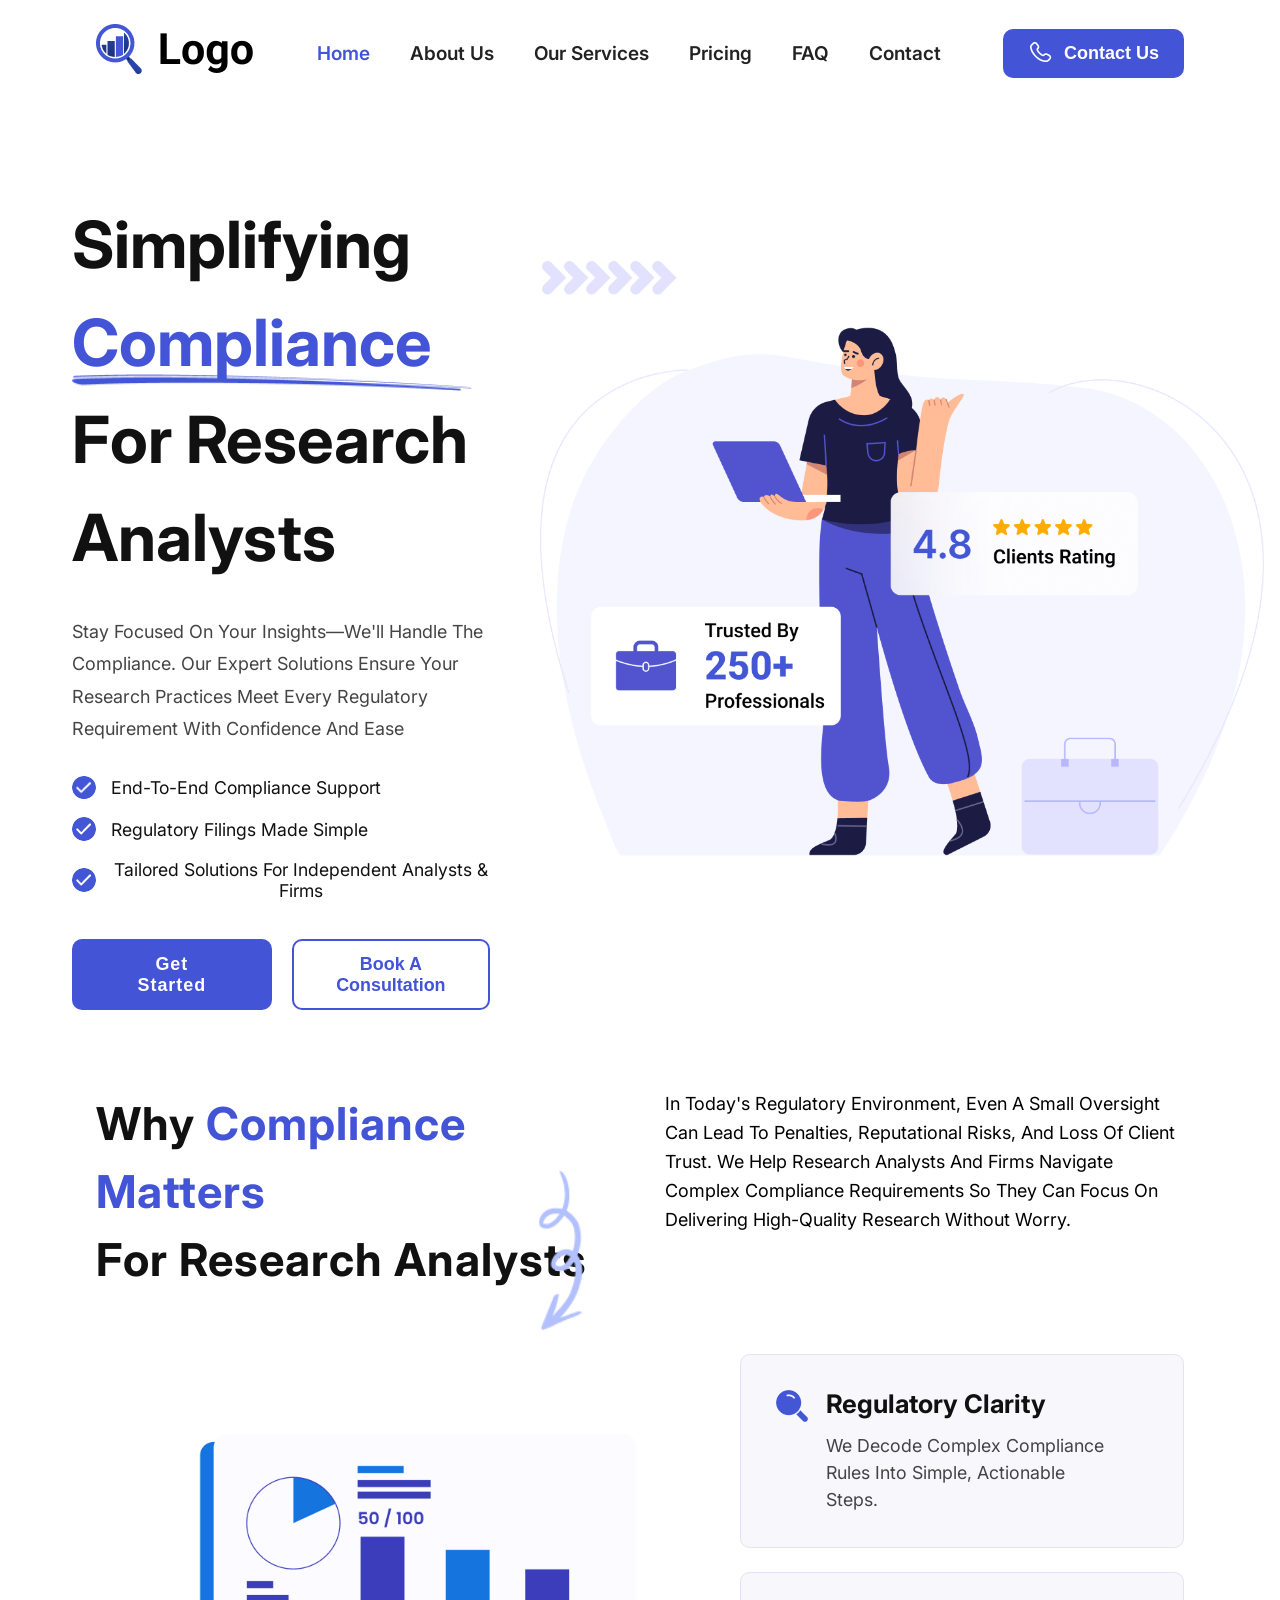
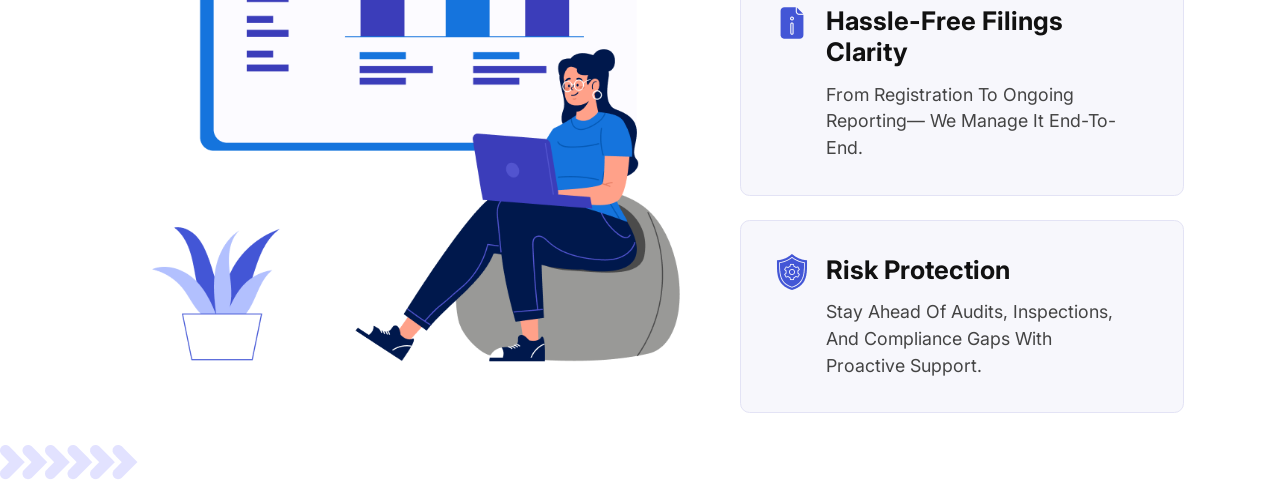
<file: Internship/infotech-wizard-assignment/index.html>
<!DOCTYPE html>
<html lang="en">

<head>

  <meta charset="UTF-8" />

  <meta name="viewport" content="width=device-width, initial-scale=1.0" />

  <title>Compliance Website</title>

  <!-- Google Font -->
  <link rel="preconnect" href="https://fonts.googleapis.com">
  <link rel="preconnect" href="https://fonts.gstatic.com" crossorigin>
  <link href="https://fonts.googleapis.com/css2?family=Inter:wght@400;500;600;700;800&display=swap" rel="stylesheet">

  
  <!-- CSS -->
  <link rel="stylesheet" href="style.css">  
  
</head>

<body>

   <div class="nav-container">
    <header class="navbar container">
 
      <!-- Logo -->
 
      <div class="logo">
 
        <!-- Logo Image Here -->
 
        <div class="logo-image">
          <img src="Assets/Logo.png" alt="">
        </div>
      </div>

      <!-- Navigation -->

      <nav>
        <ul class="nav-links">
 
          <li><a href="#" class="active">Home</a></li>
          <li><a href="#">About Us</a></li>
          <li><a href="#">Our Services</a></li>
          <li><a href="#">Pricing</a></li>
          <li><a href="#">FAQ</a></li>
          <li><a href="#">Contact</a></li>
 
        </ul>
      </nav>
 
      <!-- Button -->
 
      <button class="contact-btn">
 
        <span class="phone-icon">
          <img src="Assets/Contact-icon.png" alt="">
        </span>
 
        <span class="btn-con">Contact Us</span>
 
      </button>
 
      <!-- HAMBURGER (mobile only) -->
 
      <button class="hamburger" id="hamburgerBtn" aria-label="Open menu">
        <img src="Assets/Menu.png" alt="">
      </button>
 
    </header>
  </div>
 
 
  <!-- MOBILE DRAWER OVERLAY -->
 
  <div class="mobile-nav-overlay" id="navOverlay"></div>
 
  <!-- MOBILE DRAWER PANEL -->
 
  <div class="mobile-nav" id="mobileNav">
 
    <div class="mobile-nav-header">
 
      <div class="logo">
        <div class="logo-image">
          <img src="Assets/Logo.png" alt="">
        </div>
      </div>
 
      <button class="mobile-nav-close" id="closeNavBtn" aria-label="Close menu">&#x2715;</button>
 
    </div>
 
    <ul class="mobile-nav-links">
 
      <li class="active"><a href="#"><span class="nav-icon"><img src="Assets/Home.png" alt=""></span> Home</a></li>
      <li><a href="#"><span class="nav-icon"><img src="Assets/AboutUs.png" alt=""></span> About Us</a></li>
      <li><a href="#"><span class="nav-icon"><img src="Assets/Our Services.png" alt=""></span> Our Services</a></li>
      <li><a href="#"><span class="nav-icon"><img src="Assets/Pricing.png" alt=""></span> Pricing</a></li>
      <li><a href="#"><span class="nav-icon"><img src="Assets/FAQ.png" alt=""></span> FAQ</a></li>
      <li><a href="#"><span class="nav-icon"><img src="Assets/Contact.png" alt=""></span> Contact</a></li>
 
    </ul>
    
    <button class="mobile-contact-btn">Contact Us</button>
 
  </div>
 
  <!-- HERO SECTION -->
 
  <section class="hero-section container">
 
    <div class="hero-content">
 
      <!-- <div class="top-arrow"></div> -->
 
      <h1>
 
        Simplifying
 
        <div class="flex">
          <span>Compliance</span>
          <span><img src="Assets/underline-Vector.png" alt=""></span>
        </div>
 
        For Research Analysts
 
      </h1>
 
      <p>
 
        Stay Focused On Your Insights—We'll Handle The Compliance.
        Our Expert Solutions Ensure Your Research Practices Meet Every
        Regulatory Requirement With Confidence And Ease
 
      </p>
 
      <!-- Feature List -->
 
      <div class="feature-list">
 
        <div class="feature-item">
 
          <!-- Check Icon -->
 
          <div class="check-icon"><img src="Assets/check-sign.png" alt=""></div>
 
          <span>End-To-End Compliance Support</span>
 
        </div>
 
        <div class="feature-item">
 
          <!-- Check Icon -->
 
          <div class="check-icon"><img src="Assets/check-sign.png" alt=""></div>
 
          <span>Regulatory Filings Made Simple</span>
 
        </div>
 
        <div class="feature-item">
 
          <!-- Check Icon -->
 
          <div class="check-icon"><img src="Assets/check-sign.png" alt=""></div>
 
          <span>Tailored Solutions For Independent Analysts & Firms</span>
 
        </div>
 
      </div>
 
      <!-- Buttons -->
 
      <div class="hero-buttons">
 
        <button class="primary-btn">
 
          Get Started
 
        </button>
 
 
        <button class="secondary-btn">
 
          Book A Consultation
 
        </button>
 
      </div>
 
    </div>
 
    <!-- RIGHT SIDE -->
 
    <div class="hero-image">
 
      <!-- Main Image -->
 
      <div class="main-image"><img src="Assets/Banner Image.png" alt=""></div>
 
    </div>
 
  </section>
 
  <!-- SECOND SECTION -->
 
  <section class="compliance-section container1">
    <div class="section-top">
 
      <div class="section-heading">
        <div class="">
          <h2>
            Why
            <span>Compliance Matters</span>
            <h2>For Research Analysts</h2>
          </h2>
        </div>
 
        <div class="heading-icon">
          <img class="spring-arrow" src="Assets/Vector2.png" alt="">
        </div>
 
      </div>
      <div class="section-description">
 
        <p>
          In Today's Regulatory Environment, Even A Small Oversight Can Lead
          To Penalties, Reputational Risks, And Loss Of Client Trust.
          We Help Research Analysts And Firms Navigate Complex Compliance
          Requirements So They Can Focus On Delivering High-Quality
          Research Without Worry.
        </p>
 
      </div>
    </div>
 
    <!-- BOTTOM AREA -->
 
    <div class="section-bottom">
 
      <div class="compliance-image">
        <img src="Assets/Section2-Image.png" alt="">
      </div>
 
      <!-- Right Cards -->
 
      <div class="compliance-cards">
 
        <!-- Card 1 -->
 
        <div class="info-card">
 
          <div class="card-row">
 
            <img src="Assets/Regulatory Clarity.png" alt="">
            <div>
 
              <h3>Regulatory Clarity</h3>
 
              <div class="card-content">
                <p>
 
                  We Decode Complex Compliance Rules Into Simple,
                  Actionable Steps.
 
                </p>
              </div>
 
            </div>
 
          </div>
 
        </div>

        <!-- Card 2 -->
 
        <div class="info-card">
          <!-- Card Icon -->
 
          <div class="card-row">
            <img src="Assets/Hassle-Free Filings Clarity.png" alt="">
            <div>
 
              <h3>Hassle-Free Filings Clarity</h3>
 
              <div class="card-content">
 
                <p>
                  From Registration To Ongoing Reporting—
                  We Manage It End-To-End.
                </p>
 
              </div>
 
            </div>
          </div>
        </div>
 
        <!-- Card 3 -->
 
        <div class="info-card">
 
          <div class="card-row">
 
            <img class="card-icon-pos" src="Assets/Risk Protection.png" alt="">
 
            <div>
 
              <h3>Risk Protection</h3>
 
              <div class="card-content">
                <p>
 
                  Stay Ahead Of Audits, Inspections,
                  And Compliance Gaps With Proactive Support.
 
                </p>
 
              </div>
 
            </div>
          </div>
        </div>
 
      </div>
 
    </div>
 
  </section>
 
  <div>
    <img src="Assets/Vector1.png" alt="">
  </div>

    <script src="sricpt.js"></script>

</body>
</html>
</file>
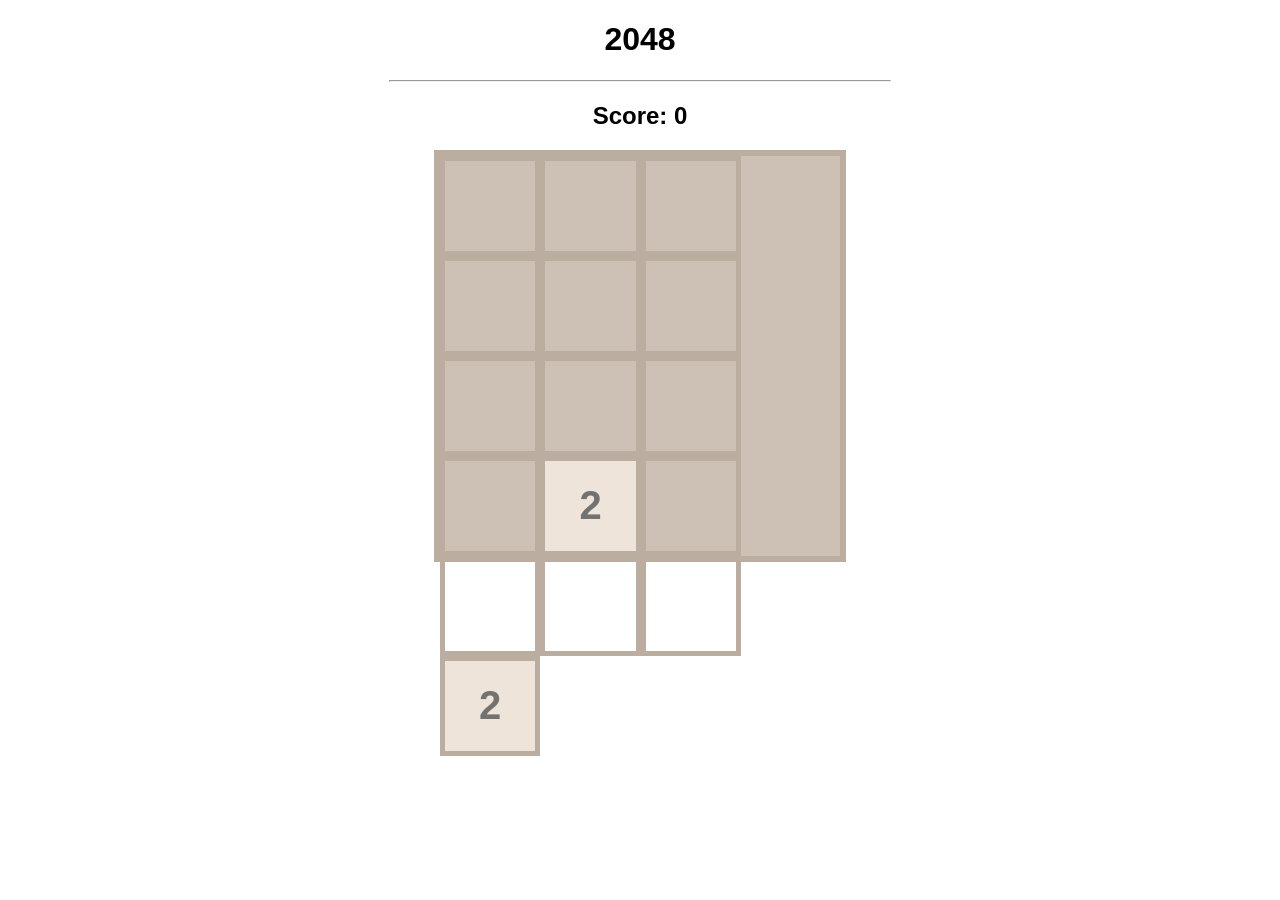
<file: Project_Nikhil/javascript_projects/2048/2048.html>
<!DOCTYPE html>
<html lang="en">

<head>
    <meta charset="UTF-8">
    <meta name="viewport" content="width=device-width, initial-scale=1.0">
    <title>2048 Game</title>
    <link rel="stylesheet" href="2048.css">
</head>

<body>
    <h1>2048</h1>
    <hr>
    <h2>Score: <span id="Score">0</span></h2>
    <div id="board"></div>
    <script src="2048.js"></script>
</body>

</html>
</file>
<file: Internship/infotech-wizard-assignment/style.css>
:root{
  --primary-color: #4354d6;
}

*{
  margin: 0;
  padding: 0;
  box-sizing: border-box;
}

body{
  font-family: "Inter", sans-serif;
  background-color: #ffffff;
  color: #111111;
}


.container{
  justify-content: space-around;
  width: 100%;
  max-width: 100%;
  margin: auto;
}

.container1{
  justify-content: space-around;
  width: 85%;
  max-width: 84.5rem;
  margin: auto;
}


   /* NAVBAR */

.nav-container{
  justify-content: space-around;
  width: 85%;
  max-width: 85.5rem;
  margin: auto;
}

.navbar{
  padding: 1.5rem 0;

  display: flex;
  justify-content: space-between;
  align-items: center;
}

.logo{
  display: flex;
  align-items: center;
  gap: 0.75rem;
}

.logo-image{
  width: 9.919rem;
  height: 3.625rem;

  /* background-color: #dcdcff; */

  /* border-radius: 50%; */
}

.logo h2{
  font-size: 1.563rem;
  font-weight: 800;
}

.nav-links{
  display: flex;
  align-items: center;
  gap: 2.5rem;
  list-style: none;
}

.nav-links a{
  text-decoration: none;
  color: #222;
  font-size: 1.188rem;
  font-weight: 600;
  transition: 0.3s;
}

.nav-links .active,
.nav-links a:hover{
  color: var(--primary-color);
}

.contact-btn{
  padding: 0.625rem 1.563rem;
  border: none;
  border-radius: 0.625rem;
  background-color: var(--primary-color);
  color: white;
  display: flex;
  align-items: center;
  gap: 0.625rem;

  cursor: pointer;
}

.contact-btn:hover{
  background-color: #1a2685;
}

.contact-btn:active{
  background-color: #ffffff;
  color: var(--primary-color);
  border: 0.125rem solid var(--primary-color);
}

.phone-icon img:active{
  
}

.btn-con{
  font-size: 1.125rem;
  font-weight: 600;
}


   /* HERO SECTION */

.hero-section{
  min-height: 90vh;

  display: flex;
  justify-content: space-between;
  align-items: center;

  gap: 3.125rem;
}

.flex{
  display: inline-flex;
  flex-direction: column;
  position: relative;
}
/* LEFT SIDE */

.hero-content{
  margin-left: 4.5rem;
  flex: 1;
}

.top-arrow{
  width: 7.5rem;
  height: 2.5rem;

  background-color: #e5e2ff;

  margin-bottom: 1.5rem;

  border-radius: 0.625rem;
}

.hero-content h1{
  font-size: 4.063rem;
  line-height: 1.5;
  font-weight: 700;
  max-width: 39.375rem;
  margin-bottom: 1.875rem;
  margin-top: 90px;
}

.hero-content h1 span{
  display: inline-block;
  /* position: relative; */
  color: var(--primary-color);
}

.hero-content h1 span img{
  position: absolute;
  top: 5rem;
  left: 0rem;
  width: 25rem;
}

.absolute{
  position: absolute;
  top: 0;
  left: 0;

}

.hero-content p{
  max-width: 38.75rem;

  font-size: 1.125rem;
  line-height: 1.8;

  color: #444;

  margin-bottom: 1.875rem;
}

.hero-content span img{
 position: absolute; !important;
 width: 24rem;
}


/* FEATURE LIST */

.feature-list{
  display: flex;
  flex-direction: column;
  gap: 1.125rem;
  margin-bottom: 2.4rem;
  align-items: start;
}

.feature-item{
  display: flex;
  align-items: center;
  text-align: center;
  /* justify-content: start; */

  gap: 0.975rem;
}

.check-icon img{
    display: block;

  width: 1.475rem;
  height: 1.475rem;
  align-items: center;
  text-align: center;
  justify-content: center;

  border-radius: 50%;

  /* background-color: var(--primary-color); */
}

.check-icon{

  /* align-items: center; */
  /* text-align: center;
  justify-content: center; */
}

.feature-item span{
  font-size: 1.103rem;
  /* display: flex; */
}


/* BUTTONS */

.hero-buttons{
  display: flex;
  gap: 1.25rem;
}

.primary-btn,
.secondary-btn{
  padding: 0.79rem 2.125rem;
  border-radius: 0.625rem;
  font-size: 1.12rem;
  font-weight: 600;
  cursor: pointer;
  transition: 0.3s;
}

.primary-btn{
  letter-spacing: 1px;
  border: none;
  padding: 0.1rem 3.825rem;
  background-color: var(--primary-color);
  color: white;
}

.secondary-btn{
  border: 0.125rem solid var(--primary-color);

  background-color: transparent;

  color: var(--primary-color);
}


/* RIGHT SIDE */

.hero-image{
  flex: 1;

  position: relative;
  margin-right: 1rem;
  display: flex;
  justify-content: center;
  align-items: center;
}

.shape{
  width: 35rem;
  height: 35rem;

  /* background-color: #ece9fb;

  border-radius: 50% 45% 50% 40%; */

  position: absolute;

  z-index: -1;
}

.main-image img{
  width: 45.25rem;
  height: 31.25rem;
  /* width: 100%; */
  /* max-width: 100%; */
  height: auto;
  display: block;
  /* background-color: #dcdcff; */

  /* border-radius: 1.25rem; */
}


/* RATING CARD */

.rating-card{
  position: absolute;

  top: 7.5rem;
  right: 0;

  background-color: white;

  padding: 1.125rem 1.5rem;

  border-radius: 1rem;

  display: flex;
  align-items: center;

  gap: 1rem;

  box-shadow: 0 0.625rem 1.563rem rgba(0,0,0,0.08);
}

.rating-card h3{
  font-size: 2.625rem;

  color: var(--primary-color);
}

.stars{
  width: 6.25rem;
  height: 1.25rem;

  background-color: #ffd54f;

  border-radius: 0.625rem;

  margin-bottom: 0.5rem;
}


/* TRUSTED CARD */

.trusted-card{
  position: absolute;

  left: 0;
  bottom: 7.5rem;

  background-color: white;

  padding: 1.125rem 1.5rem;

  border-radius: 1rem;

  display: flex;
  align-items: center;

  gap: 1.125rem;

  box-shadow: 0 0.625rem 1.563rem rgba(0,0,0,0.08);
}

.briefcase-icon{
  width: 3.125rem;
  height: 3.125rem;

  background-color: #dcdcff;

  border-radius: 0.75rem;
}

.trusted-card h3{
  font-size: 2.625rem;

  color: var(--primary-color);
}


/* =========================
   SECOND SECTION
========================= */

.compliance-section{
  padding: 5rem 0;
  padding-bottom: 2rem;
}


/* TOP AREA */

.section-top{
  display: flex;
  justify-content: space-between;
  gap: 3.125rem;
  margin-bottom: 3.75rem;
}

.section-heading{
  position: relative;
  display: flex;
  flex: 1;
}

.spring-arrow{
  position: absolute;
  top: 0;
  /* left: 0; */
  right: 2rem;
}

.section-heading h2{
  font-size: 2.83rem;
  line-height: 1.5;
  letter-spacing: 1px;
  font-weight: 700;
}

.section-heading span{
  color: var(--primary-color);
}

.heading-text{
  display: flex;
  flex-direction: row;
}

.section-description{
  flex: 1;
}

.section-description p{
  font-size: 1.125rem;
  line-height: 1.6;

  color: #000000;
}

.heading-icon img{
  height: 10rem;
  margin-top: 80px;
  display: block;
}

/* BOTTOM AREA */

.section-bottom{
  display: flex;
  justify-content: space-between;
  align-items: center;

  gap: 3.75rem;
}


/* LEFT IMAGE */

.compliance-image img{
  width: 33rem;
  height: 33rem;
  margin-top: 2rem;
  margin-left: 3.5rem;
}

.iconsbtm{
  display: flex;
  gap: 3rem;
  flex-direction: column;
}

/* RIGHT CARDS */

.compliance-cards{
  flex: 1;
  display: flex;
  flex-direction: column;
  gap: 1.5rem;
}


/* CARD */

.info-card{
  background-color: #f7f7fc;
  border: 0.063rem solid #e3e3f5;
  padding: 2.05rem;
  border-radius: 0.6rem;
  width: 100%;
  padding-right: 4rem;
  /* display: flex;
  flex-wrap: wrap; */
  /* align-items: flex-start; */

  gap: 1.25rem;
}

.card-icon{
  width: 2.625rem;
  height: 2.625rem;
  display: flex;
  gap: 1rem;
  width: 100%;
  justify-content: start;
  align-items: center;
  flex: 1;
  /* text-align: center; */

  /* background-color: #dcdcff; */

  /* border-radius: 0.75rem; */
}

.card-icon-pos{
  /* flex-shrink: 0; */
  /* justify-content: start; */
  /* display: block; */
}

.card-content h3{
  font-size: 1.5rem;

  margin-bottom: 0.75rem;
}

.card-content p{
  line-height: 2;


  color: #444;
}

.card-row{
  display: flex;
  align-items: flex-start;
  gap: 1rem;
}

.card-row p{
  line-height: 1.5;
  font-size: 1.115rem;
}



.card-row h3{
  font-size: 1.6rem;
  margin-bottom: 0.9rem;
}


/* =========================
   HAMBURGER MENU (MOBILE)
========================= */

.hamburger{
  display: none;
  flex-direction: column;
  gap: 5px;
  cursor: pointer;
  background: none;
  border: none;
  padding: 4px;
  z-index: 1001;
}

.hamburger span{
  display: block;
  width: 25px;
  height: 3px;
  background-color: #111;
  border-radius: 3px;
  transition: 0.3s;
}

/* MOBILE DRAWER OVERLAY */

.mobile-nav-overlay{
  display: none;
  position: fixed;
  inset: 0;
  background: rgba(0,0,0,0.35);
  z-index: 999;
  opacity: 0;
  transition: opacity 0.3s;
}

.mobile-nav-overlay.open{
  opacity: 1;
}

/* MOBILE DRAWER PANEL */

.mobile-nav{
  position: fixed;
  top: 0;
  left: 0;
  width: 78%;
  max-width: 320px;
  height: 100%;
  background: #fff;
  z-index: 1000;
  padding: 2rem 1.75rem;
  display: flex;
  flex-direction: column;
  gap: 2rem;
  transform: translateX(-100%);
  transition: transform 0.35s cubic-bezier(0.4, 0, 0.2, 1);
}

.mobile-nav.open{
  transform: translateX(0);
}

.mobile-nav-header{
  display: flex;
  align-items: center;
  justify-content: space-between;
}

.mobile-nav-close{
  background: none;
  border: none;
  font-size: 1.75rem;
  cursor: pointer;
  color: #444;
  line-height: 1;
}

.mobile-nav-links{
  list-style: none;
  display: flex;
  flex-direction: column;
  gap: 0;
}

.mobile-nav-links li{
  border-bottom: 1px solid #f0f0f0;
}

.mobile-nav-links li:first-child{
  border-top: 1px solid #f0f0f0;
}

.mobile-nav-links a{
  display: flex;
  align-items: center;
  gap: 1rem;
  padding: 1.5rem 0.25rem;
  text-decoration: none;
  color: #222;
  font-size: 1.1rem;
  font-weight: 500;
  transition: color 0.2s;
}

.mobile-nav-links .active a,
.mobile-nav-links a:hover{
  color: var(--primary-color);
}

.mobile-nav-links .nav-icon{
  font-size: 1.25rem;
}

.mobile-contact-btn{
  padding: 0.85rem 1.5rem;
  border: none;
  border-radius: 0.625rem;
  background-color: var(--primary-color);
  color: white;
  font-size: 1.05rem;
  font-weight: 600;
  cursor: pointer;
  width: 100%;
  /* margin-top: auto; */
}

.mobile-contact-btn:hover{
  background-color: #1a2685;
}

.mobile-contact-btn:active{
  background-color: #ffffff;
  color: var(--primary-color);
  border: 0.125rem solid var(--primary-color);
}


/* =========================
   RESPONSIVE DESIGN
========================= */

@media(max-width: 68.75rem){

  /* NAV - switch to hamburger layout */
  .nav-container{
    width: 92%;
  }

  .nav-links{
    display: none;
  }

  .heading-icon img{
    height: 7rem;
    margin-top: 250px;
    display: block;
  }

  .contact-btn{
    display: none;
  }

  .hamburger{
    display: flex;
  }

  /* HERO */

  .hero-section{
    flex-direction: column;
    min-height: auto;
    padding: 2rem 1.5rem 3rem;
    gap: 2.5rem;
  }

  .hero-content{
    margin-left: 0;
    text-align: center;
    width: 100%;
  }

  .hero-content h1{
    margin: 0 auto 1.875rem;
    font-size: 3rem;
    margin-top: 1rem;
    max-width: 100%;
  }

  .hero-content p{
    margin: 0 auto 1.875rem;
    max-width: 100%;
  }

  .hero-content h1 span img{
    top: 3.4rem;
    left: 0rem;
    width: 20rem;
  }

  .feature-item{
    justify-content: center;
    align-items: center;
    text-align: left;
  }

  .hero-buttons{
    justify-content: center;
  }

  /* HERO IMAGE */

  .hero-image{
    margin-right: 0;
    width: 100%;
    min-height: 22rem;
  }

  .main-image img{
    width: 100%;
    max-width: 28rem;
    height: auto;
  }

  .rating-card{
    top: 1rem;
    right: 0.5rem;
    padding: 0.75rem 1rem;
  }

  .rating-card h3{
    font-size: 1.8rem;
  }

  .trusted-card{
    left: 0.5rem;
    bottom: 1rem;
    padding: 0.75rem 1rem;
  }

  .trusted-card h3{
    font-size: 1.8rem;
  }

  /* SECOND SECTION */

  .section-top{
    flex-direction: column;
    gap: 1.5rem;
    margin-bottom: 2rem;
  }

  .section-heading h2{
    text-align: center;
    font-size: 2.2rem;
  }

  .section-description p{
    text-align: center;
  }

  .spring-arrow{
    display: none;
  }

  .section-bottom{
    flex-direction: column;
    gap: 2rem;
  }

  .compliance-image img{
    width: 100%;
    max-width: 26rem;
    height: auto;
    margin: 0 auto;
    display: block;
    margin-left: auto;
  }

  .info-card{
    padding-right: 2.05rem;
  }

}


@media(max-width: 48rem){

  /* NAV */

  .navbar{
    padding: 1rem 0;
  }

  /* HERO */

  .hero-content h1{
    font-size: 2.2rem;
  }

  .hero-content p{
    font-size: 1rem;
  }

  .hero-content h1 span img{
    top: 2.5rem;
    left: 0rem;
    width: 15rem;
  }

  .hero-buttons{
    flex-direction: column;
    gap: 0.85rem;
  }

  .primary-btn{
    padding: 0.85rem 2rem;
    width: 100%;
    text-align: center;
  }

  .secondary-btn{
    width: 100%;
    text-align: center;
  }

  .shape{
    width: 21.875rem;
    height: 21.875rem;
  }

  .main-image img{
    max-width: 22rem;
  }

  .rating-card,
  .trusted-card{
    transform: scale(0.82);
    transform-origin: center;
  }

  .rating-card{
    top: 0.25rem;
    right: -0.5rem;
  }

  .trusted-card{
    left: -0.5rem;
    bottom: 0.25rem;
  }

  /* SECOND SECTION */

  .container1{
    width: 92%;
  }

  .section-heading h2{
    font-size: 1.9rem;
  }

  .section-description p{
    font-size: 1rem;
  }

  .compliance-image img{
    max-width: 100%;
  }

  .info-card{
    flex-direction: column;
    padding: 1.5rem;
  }

  .card-row h3{
    font-size: 1.35rem;
  }

  .card-row p{
    font-size: 1rem;
  }

}


@media(max-width: 30rem){

  .hero-content h1{
    font-size: 1.85rem;
  }

  .hero-content h1 span img{
    top: 2.5rem;
    left: 0rem;
    width: 10rem;
  }

  .hero-image{
    min-height: 18rem;
  }

  .main-image img{
    max-width: 18rem;
  }

  .rating-card{
    transform: scale(0.72);
    top: -0.5rem;
    right: -1rem;
  }

  .trusted-card{
    transform: scale(0.72);
    bottom: -0.5rem;
    left: -1rem;
  }

  .section-heading h2{
    font-size: 1.65rem;
  }

}
</file>
<file: Project_Nikhil/javascript_projects/2048/2048.css>
body{
    font-family: Arial, Helvetica, sans-serif;
    text-align: center;
}
hr{
    width: 500px;
}
#board{
    width: 400px;
    height: 400px;
    background-color: #cdc1b5;
    border: 6px solid #bbada0;
    margin: 0 auto;
    display: flex;
    flex-wrap: wrap;
}
.tile{
    width: 90.4px;
    height: 90px;
    border: 5px solid #bbada0 ;

    font-size: 40px;
    font-weight: bold;
    display: flex;
    justify-content: center;
    align-items: center;
}

.x2{
    background-color: #eee4da;
    color: #727371;
}
.x4{
    background-color: #ece0ca;
    color: #727371;
}
.x8{
    background-color: #f4b17a;
    color: white; 
}
.x16{
    background-color: #f59575;
    color: white;
}

.x32{
    background-color: #f57c5f;
    color: white;
}

.x64{
    background-color: #f65d3b;
    color: white;
}

.x128{
    background-color: #edce71;
    color: white;
}

.x256{
    background-color: #edcc63;
    color: white;
}

.x512{
    background-color: #edc651;
    color: white;
}

.x1024{
    background-color: #eec744;
    color: white;
}

.x2048{
    background-color: #ecc230;
    color: white;
}

.x4096 {
    background-color: #fe3d3d;
    color: white;
}

.x8192 {
    background-color: #ff2020;
    color: white;
}
</file>
